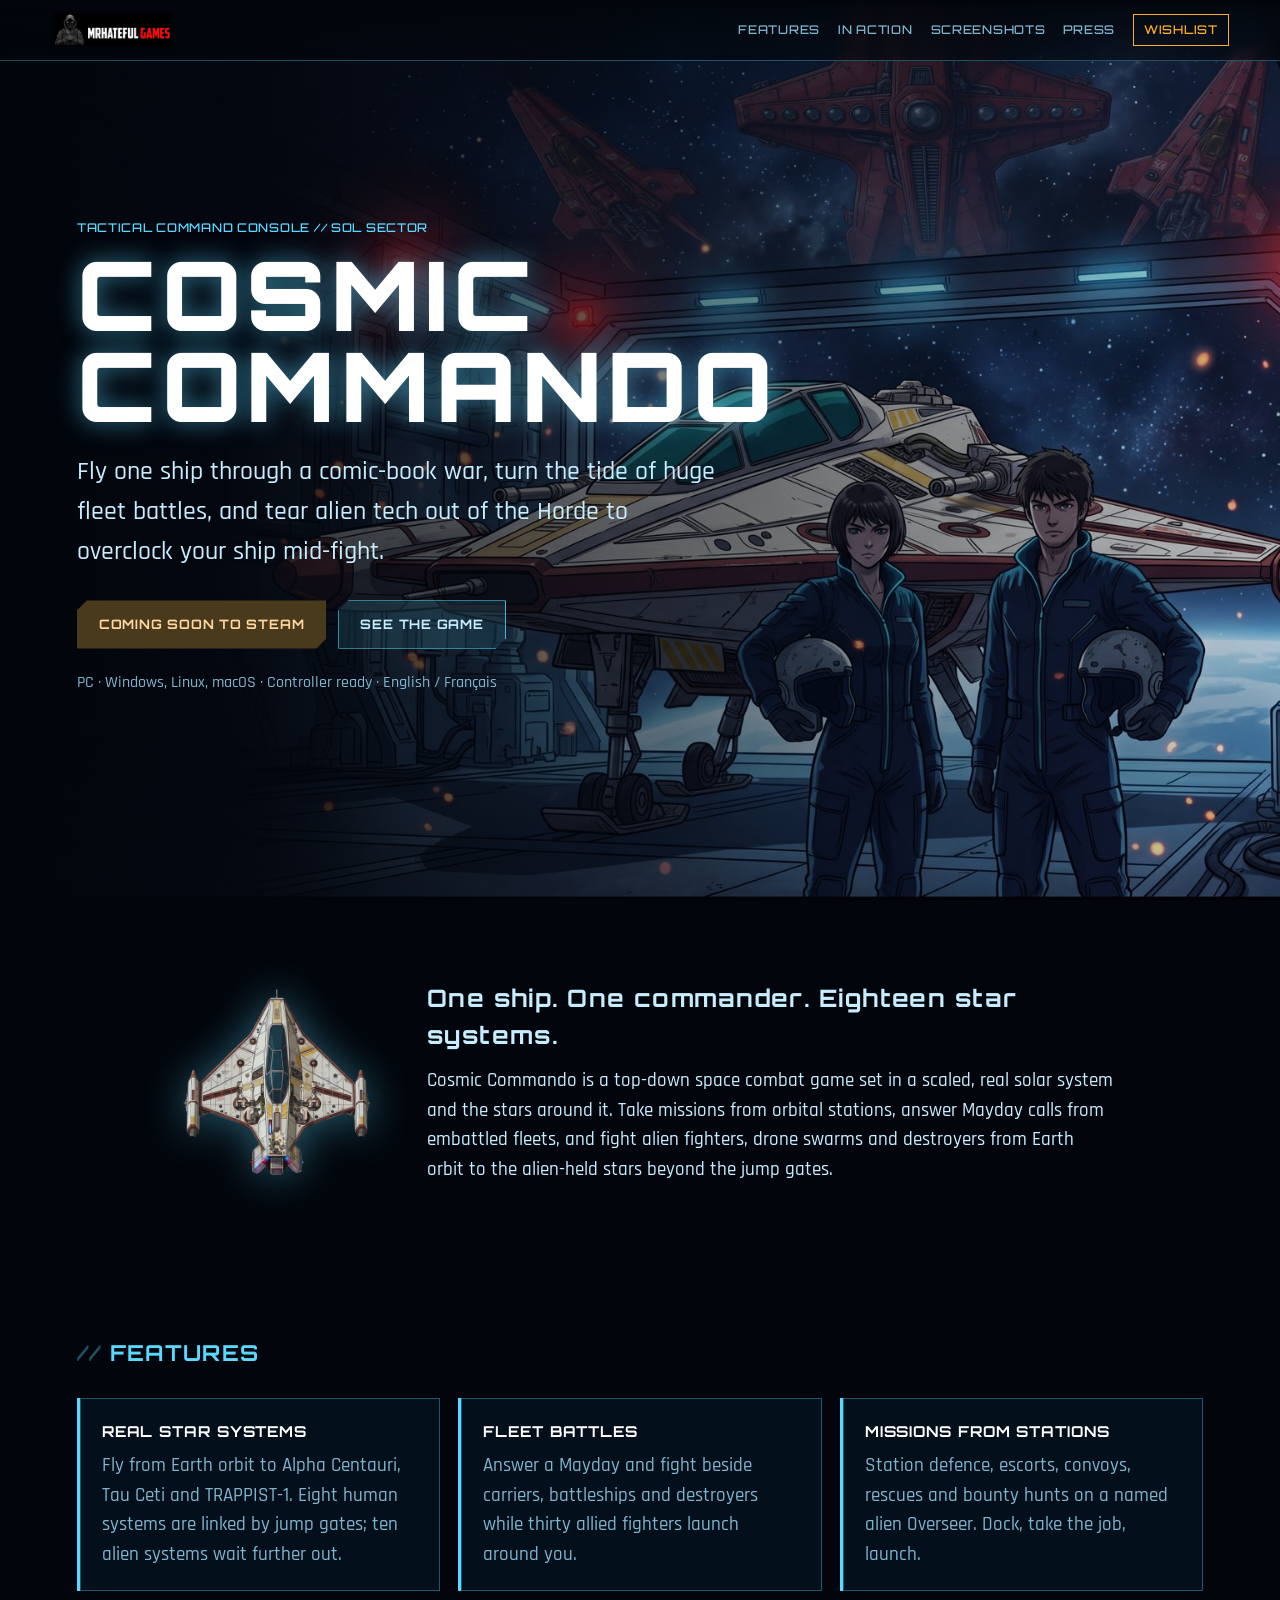
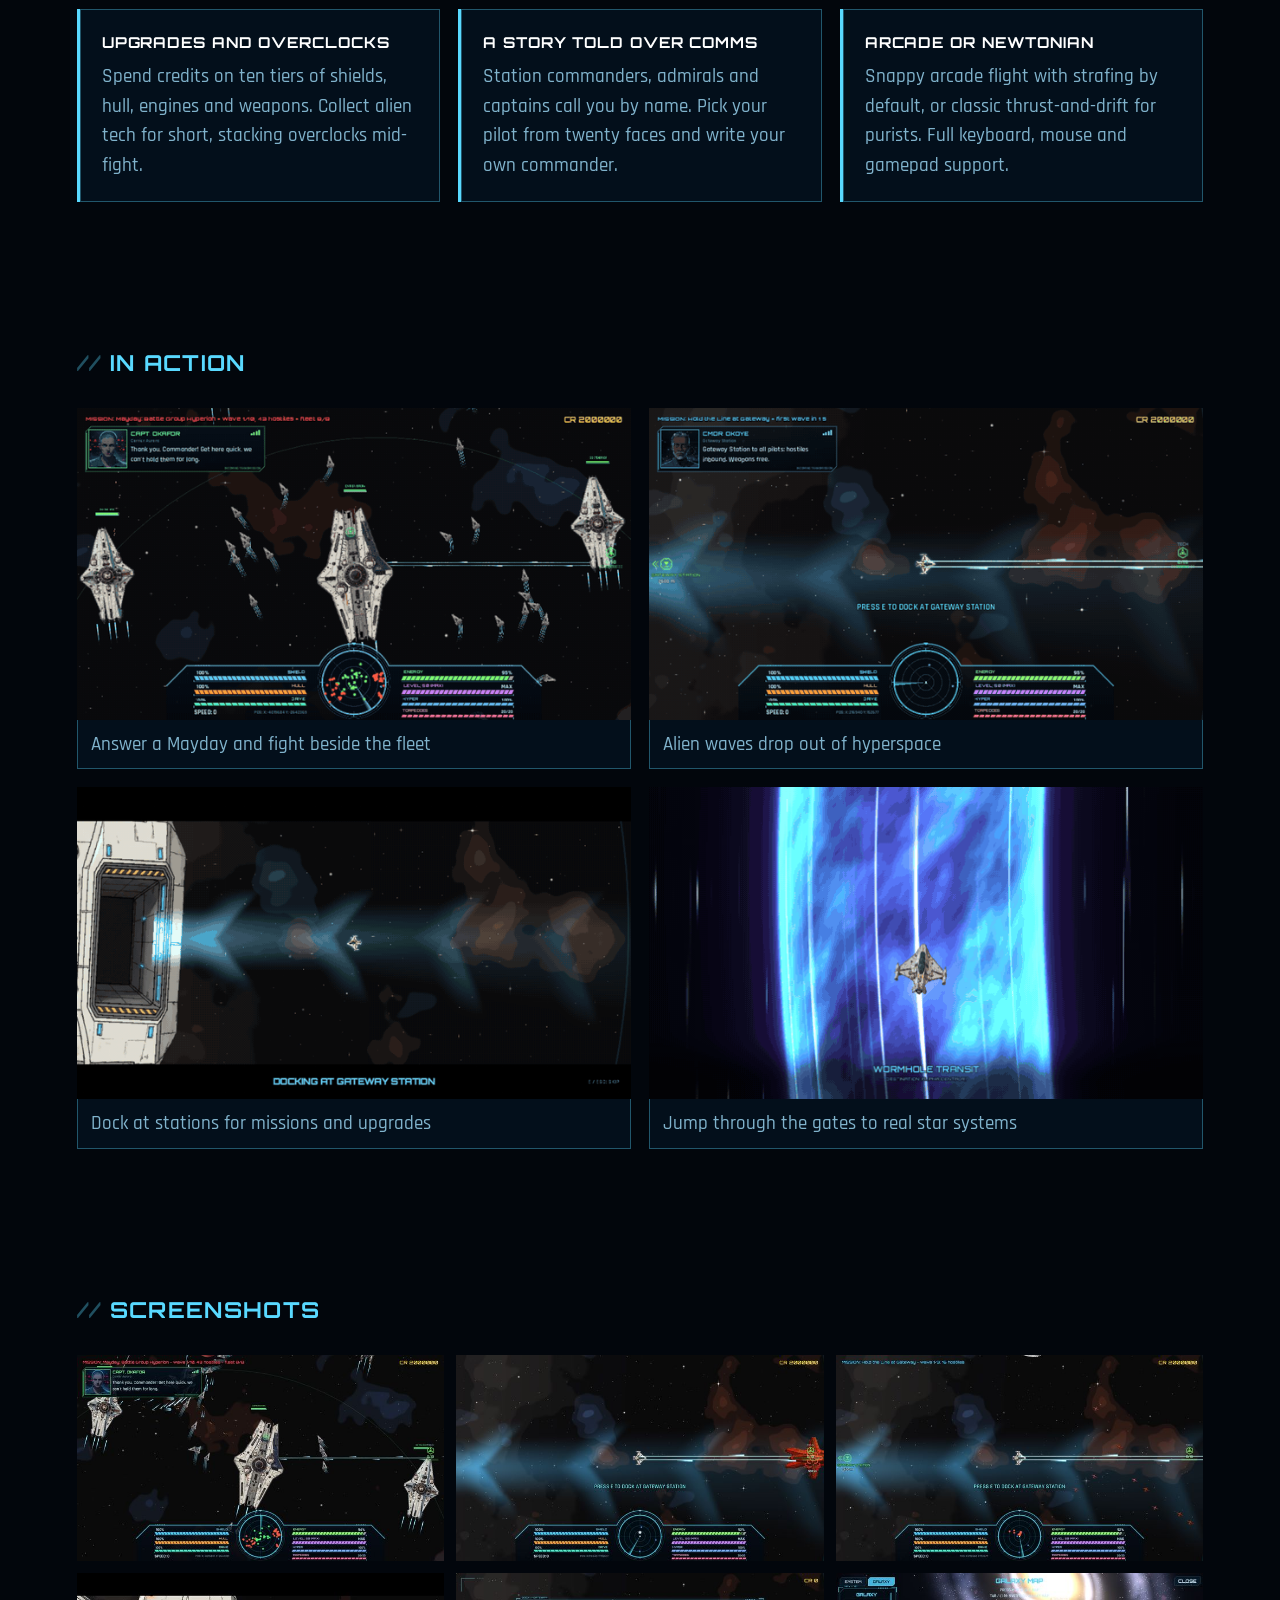
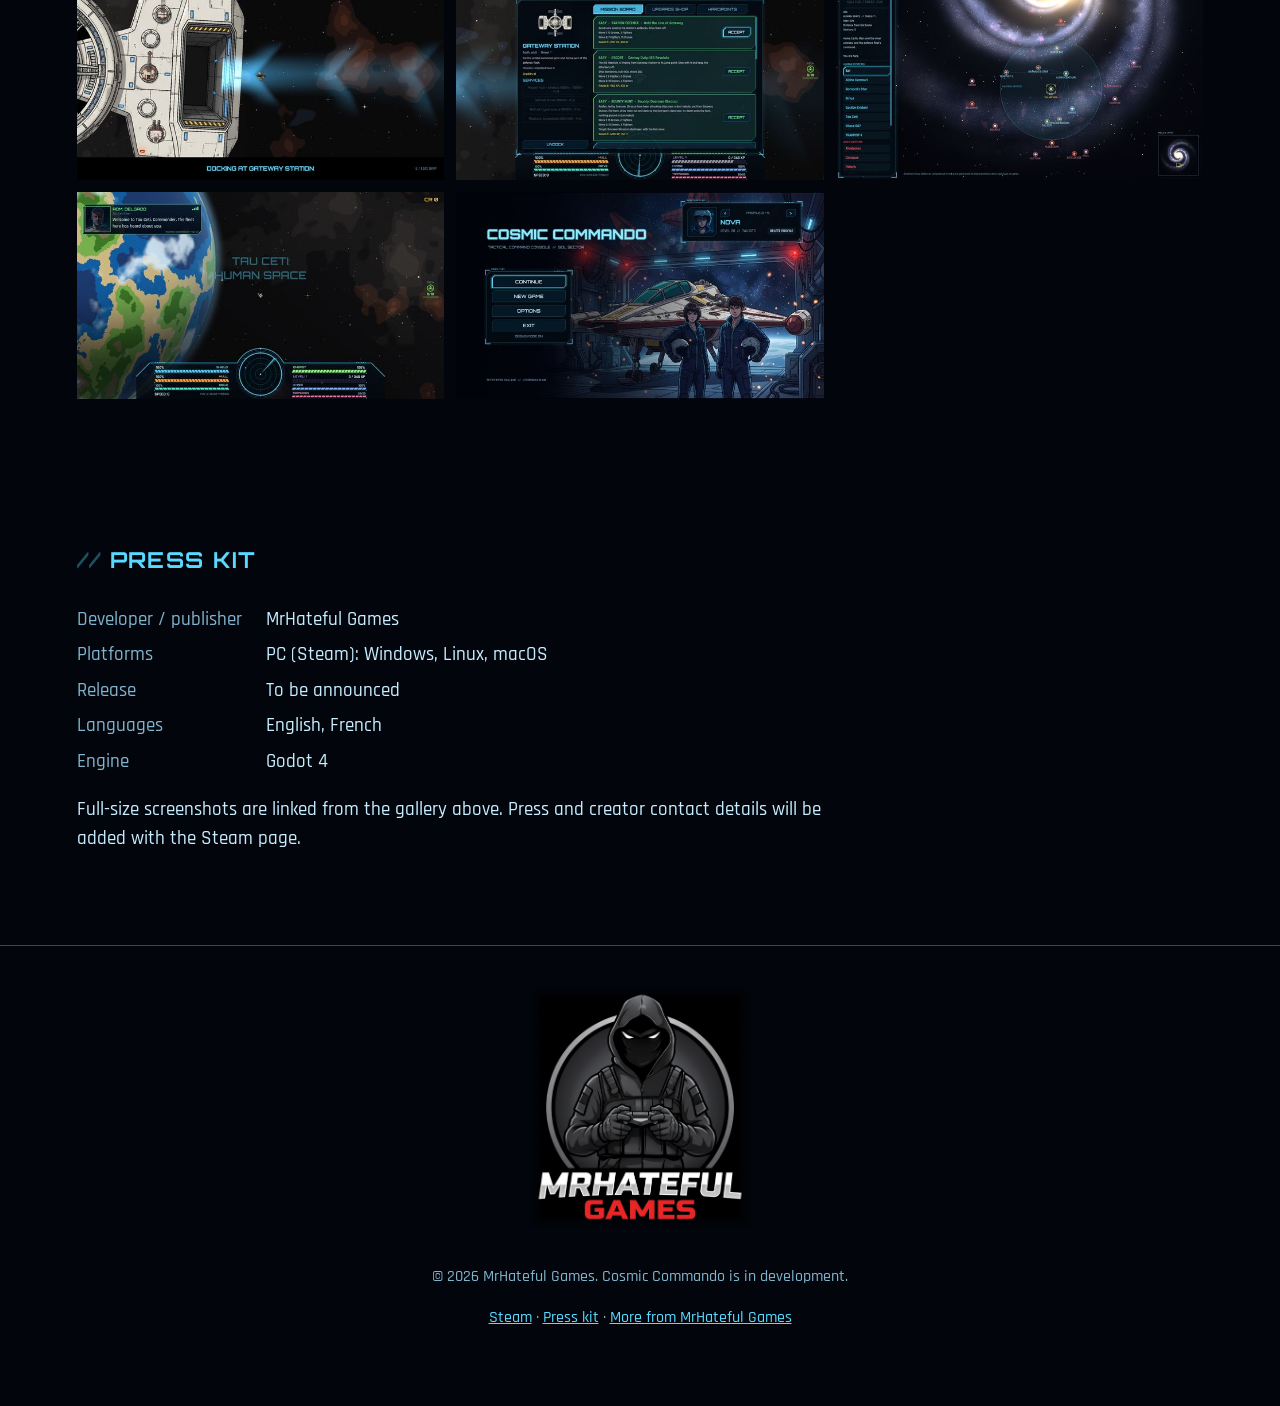
<file: index.html>
<!doctype html>
<html lang="en">
<head>
<meta charset="utf-8">
<meta name="viewport" content="width=device-width, initial-scale=1">
<title>Cosmic Commando | MrHateful Games</title>
<meta name="description" content="Cosmic Commando: a top-down space combat game set in the real solar system and the stars around it. One ship, one commander, humanity's last line.">
<meta property="og:title" content="Cosmic Commando">
<meta property="og:description" content="Defend humanity's real star systems in a single ship. Coming to Steam.">
<meta property="og:image" content="images/battle.jpg">
<meta property="og:type" content="website">
<link rel="icon" href="images/commander.png">
<link rel="preconnect" href="https://fonts.googleapis.com">
<link rel="preconnect" href="https://fonts.gstatic.com" crossorigin>
<link href="https://fonts.googleapis.com/css2?family=Orbitron:wght@500;700;900&family=Rajdhani:wght@500;600;700&display=swap" rel="stylesheet">
<link rel="stylesheet" href="style.css">
</head>
<body>

<header class="topbar">
  <a class="brand" href="#top" aria-label="MrHateful Games">
    <img class="brand-logo" src="images/mrhateful-games-wordmark.png" alt="MrHateful Games">
  </a>
  <nav>
    <a href="#features">Features</a>
    <a href="#action">In action</a>
    <a href="#screens">Screenshots</a>
    <a href="#press">Press</a>
    <a class="nav-steam steam-link" href="#wishlist">Wishlist</a>
  </nav>
</header>

<main id="top">
  <section class="hero" style="--hero: url('images/title_art.jpg')">
    <div class="hero-inner">
      <p class="eyebrow">Tactical command console // Sol sector</p>
      <h1>COSMIC<br>COMMANDO</h1>
      <p class="hook">Fly one ship through a comic-book war, turn the tide of huge fleet battles, and tear alien tech out of the Horde to overclock your ship mid-fight.</p>
      <div class="cta" id="wishlist">
        <a class="btn btn-primary steam-link" href="#" data-label-live="Wishlist on Steam" data-label-soon="Coming soon to Steam">Coming soon to Steam</a>
        <a class="btn btn-ghost" href="#screens">See the game</a>
      </div>
      <p class="platforms">PC &middot; Windows, Linux, macOS &middot; Controller ready &middot; English / Fran&ccedil;ais</p>
    </div>
  </section>

  <section class="intro">
    <img class="ship" src="images/commander.png" alt="The Commander, the player's ship">
    <div>
      <h2>One ship. One commander. Eighteen star systems.</h2>
      <p>Cosmic Commando is a top-down space combat game set in a scaled, real solar system and the stars around it. Take missions from orbital stations, answer Mayday calls from embattled fleets, and fight alien fighters, drone swarms and destroyers from Earth orbit to the alien-held stars beyond the jump gates.</p>
    </div>
  </section>

  <section id="features" class="features">
    <h2 class="section-title">Features</h2>
    <div class="grid">
      <article class="card">
        <h3>Real star systems</h3>
        <p>Fly from Earth orbit to Alpha Centauri, Tau Ceti and TRAPPIST-1. Eight human systems are linked by jump gates; ten alien systems wait further out.</p>
      </article>
      <article class="card">
        <h3>Fleet battles</h3>
        <p>Answer a Mayday and fight beside carriers, battleships and destroyers while thirty allied fighters launch around you.</p>
      </article>
      <article class="card">
        <h3>Missions from stations</h3>
        <p>Station defence, escorts, convoys, rescues and bounty hunts on a named alien Overseer. Dock, take the job, launch.</p>
      </article>
      <article class="card">
        <h3>Upgrades and overclocks</h3>
        <p>Spend credits on ten tiers of shields, hull, engines and weapons. Collect alien tech for short, stacking overclocks mid-fight.</p>
      </article>
      <article class="card">
        <h3>A story told over comms</h3>
        <p>Station commanders, admirals and captains call you by name. Pick your pilot from twenty faces and write your own commander.</p>
      </article>
      <article class="card">
        <h3>Arcade or Newtonian</h3>
        <p>Snappy arcade flight with strafing by default, or classic thrust-and-drift for purists. Full keyboard, mouse and gamepad support.</p>
      </article>
    </div>
  </section>

  <section id="action" class="action">
    <h2 class="section-title">In action</h2>
    <div class="clips">
      <figure><img src="images/clip_battle.gif" alt="A Mayday fleet battle" loading="lazy"><figcaption>Answer a Mayday and fight beside the fleet</figcaption></figure>
      <figure><img src="images/clip_wave.gif" alt="An alien wave warping in" loading="lazy"><figcaption>Alien waves drop out of hyperspace</figcaption></figure>
      <figure><img src="images/clip_dock.gif" alt="Docking at Gateway Station" loading="lazy"><figcaption>Dock at stations for missions and upgrades</figcaption></figure>
      <figure><img src="images/clip_gate.gif" alt="A wormhole jump to Alpha Centauri" loading="lazy"><figcaption>Jump through the gates to real star systems</figcaption></figure>
    </div>
  </section>

  <section id="screens" class="screens">
    <h2 class="section-title">Screenshots</h2>
    <div class="gallery">
      <a href="images/battle.jpg"><img src="images/battle_thumb.jpg" alt="A Mayday fleet battle with allied carriers and fighters" loading="lazy"></a>
      <a href="images/destroyer.jpg"><img src="images/destroyer_thumb.jpg" alt="Phasers locked on an alien destroyer" loading="lazy"></a>
      <a href="images/combat.jpg"><img src="images/combat_thumb.jpg" alt="Defending Gateway Station from an alien wave" loading="lazy"></a>
      <a href="images/dock.jpg"><img src="images/dock_thumb.jpg" alt="Docking at Gateway Station" loading="lazy"></a>
      <a href="images/station.jpg"><img src="images/station_thumb.jpg" alt="The station mission board" loading="lazy"></a>
      <a href="images/galaxy.jpg"><img src="images/galaxy_thumb.jpg" alt="The galaxy map" loading="lazy"></a>
      <a href="images/planet.jpg"><img src="images/planet_thumb.jpg" alt="Arriving at Tau Ceti" loading="lazy"></a>
      <a href="images/mainmenu.jpg"><img src="images/mainmenu_thumb.jpg" alt="The main menu over Earth" loading="lazy"></a>
    </div>
  </section>

  <section id="press" class="press">
    <h2 class="section-title">Press kit</h2>
    <dl class="facts">
      <dt>Developer / publisher</dt><dd>MrHateful Games</dd>
      <dt>Platforms</dt><dd>PC (Steam): Windows, Linux, macOS</dd>
      <dt>Release</dt><dd>To be announced</dd>
      <dt>Languages</dt><dd>English, French</dd>
      <dt>Engine</dt><dd>Godot 4</dd>
    </dl>
    <p>Full-size screenshots are linked from the gallery above. Press and creator contact details will be added with the Steam page.</p>
  </section>
</main>

<footer class="footer">
  <a href="https://mrhatefulgames.github.io/" title="MrHateful Games: all our games"><img class="footer-logo" src="images/mrhateful-games-logo.png" alt="MrHateful Games home"></a>
  <p>&copy; <span id="year">2026</span> MrHateful Games. Cosmic Commando is in development.</p>
  <p class="links"><a class="steam-link" href="#wishlist">Steam</a> &middot; <a href="#press">Press kit</a> &middot; <a href="https://mrhatefulgames.github.io/">More from MrHateful Games</a></p>
</footer>

<div class="lightbox" hidden><img alt=""></div>
<script src="site.js"></script>
</body>
</html>
</file>
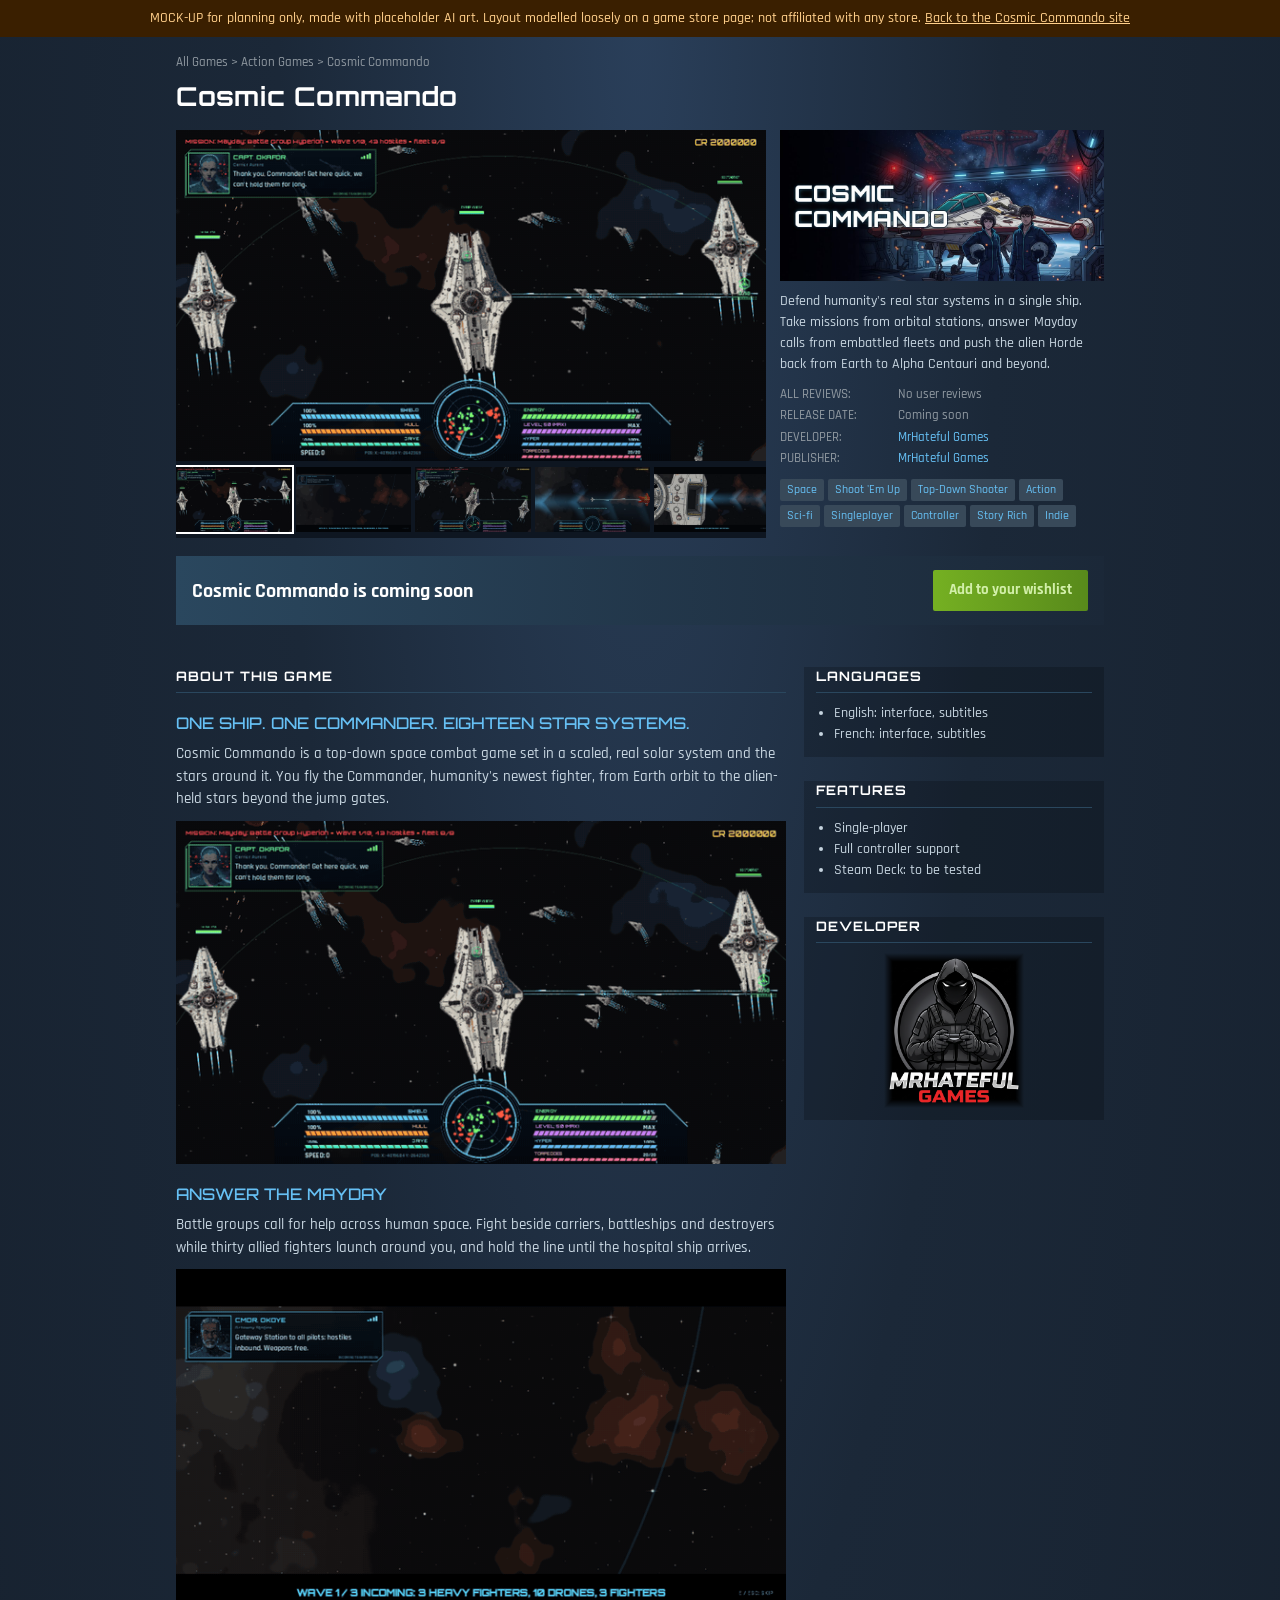
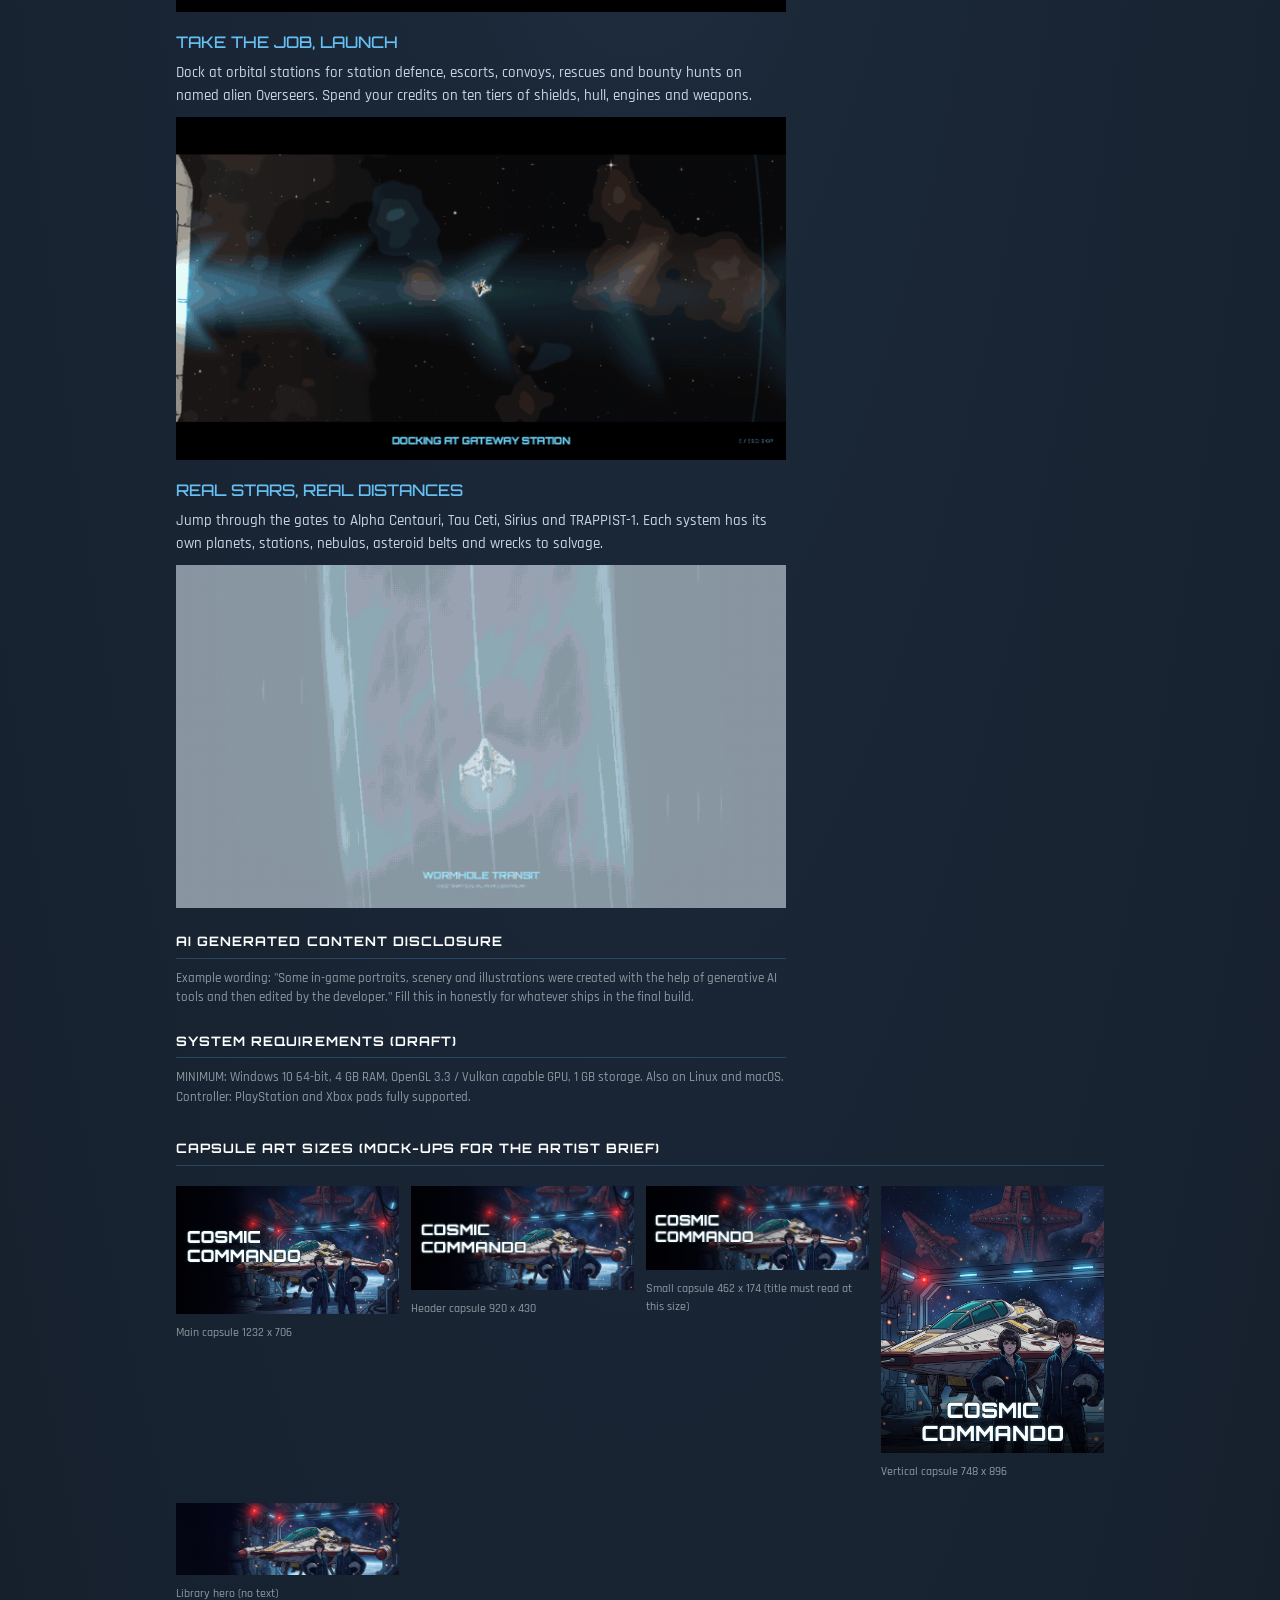
<file: store-mockup/index.html>
<!doctype html>
<html lang="en">
<head>
<meta charset="utf-8">
<meta name="viewport" content="width=device-width, initial-scale=1">
<meta name="robots" content="noindex">
<title>Cosmic Commando: store page mock-up</title>
<link href="https://fonts.googleapis.com/css2?family=Orbitron:wght@700;900&family=Rajdhani:wght@500;600;700&display=swap" rel="stylesheet">
<style>
  :root { --bg:#1b2838; --bg2:#16202d; --panel:#0e1621; --text:#c6d4df; --dim:#8f98a0; --link:#66c0f4; --green:#5c7e10; --tag:#384959; }
  * { box-sizing:border-box; }
  body { margin:0; background: radial-gradient(ellipse at top, #2a3f5a 0%, var(--bg) 40%, var(--bg2) 100%); color:var(--text); font:500 15px/1.5 "Rajdhani", Arial, sans-serif; }
  .note { background:#3a1f00; color:#ffcf8a; text-align:center; padding:8px 16px; font-size:14px; }
  .wrap { max-width:960px; margin:0 auto; padding:16px; }
  .crumbs { color:var(--dim); font-size:13px; }
  h1 { font-family:"Orbitron",sans-serif; font-weight:700; font-size:26px; color:#fff; margin:4px 0 14px; letter-spacing:.03em; }
  .top { display:grid; grid-template-columns: 1fr 324px; gap:14px; }
  .media { background:#000; min-width:0; }
  .top > *, .cols > * { min-width:0; }
  .media .main { width:100%; aspect-ratio:16/9; object-fit:cover; display:block; }
  .strip { display:flex; gap:4px; overflow-x:auto; padding:6px 0; background:var(--panel); }
  .strip img { height:65px; aspect-ratio:16/9; object-fit:cover; cursor:pointer; opacity:.75; }
  .strip img:hover, .strip img.on { opacity:1; outline:2px solid #fff; }
  .side img.cap { width:100%; display:block; }
  .side .desc { padding:10px 0; font-size:14px; }
  .meta { font-size:13px; color:var(--dim); display:grid; grid-template-columns:110px 1fr; gap:2px 8px; }
  .meta b { color:var(--link); font-weight:500; }
  .tags { display:flex; flex-wrap:wrap; gap:4px; margin-top:10px; }
  .tags span { background:var(--tag); color:var(--link); font-size:12px; padding:2px 7px; border-radius:2px; }
  .wish { margin:18px 0; background:linear-gradient(90deg,#2a475e,#1b2838); padding:14px 16px; display:flex; justify-content:space-between; align-items:center; gap:12px; flex-wrap:wrap; }
  .wish h2 { margin:0; font-size:20px; color:#fff; }
  .btn { background:linear-gradient(90deg,#75b022,#588a1b); color:#d2efa9; padding:9px 16px; border-radius:2px; text-decoration:none; font-weight:700; }
  .cols { display:grid; grid-template-columns: 1fr 300px; gap:18px; }
  .about h3, .box h3 { font-family:"Orbitron",sans-serif; font-size:13px; color:#fff; text-transform:uppercase; letter-spacing:.08em; border-bottom:1px solid #2a475e; padding-bottom:6px; margin:24px 0 10px; }
  .about img { width:100%; display:block; margin:10px 0; }
  .about p { margin:8px 0; }
  .about .big { font-family:"Orbitron",sans-serif; color:#66c0f4; font-size:16px; margin-top:18px; }
  .box { background:rgba(0,0,0,.2); padding:0 12px 12px; margin-bottom:12px; font-size:14px; }
  .box ul { margin:0; padding-left:18px; }
  .ai { font-size:13px; color:var(--dim); }
  .caps { display:grid; grid-template-columns: repeat(auto-fit,minmax(200px,1fr)); gap:12px; }
  .caps figure { margin:0; } .caps img { width:100%; display:block; } .caps figcaption { font-size:12px; color:var(--dim); }
  @media (max-width:800px) { .top, .cols { grid-template-columns:1fr; } }
</style>
</head>
<body>
<div class="note">MOCK-UP for planning only, made with placeholder AI art. Layout modelled loosely on a game store page; not affiliated with any store. <a href="../" style="color:#ffcf8a">Back to the Cosmic Commando site</a></div>
<div class="wrap">
  <div class="crumbs">All Games &gt; Action Games &gt; Cosmic Commando</div>
  <h1>Cosmic Commando</h1>

  <div class="top">
    <div class="media">
      <img class="main" id="main" src="../images/clip_battle.gif" alt="">
      <div class="strip" id="strip">
        <img class="on" src="../images/clip_battle.gif" alt="">
        <img src="../images/clip_wave.gif" alt="">
        <img src="../images/battle_thumb.jpg" data-full="../images/battle.jpg" alt="">
        <img src="../images/destroyer_thumb.jpg" data-full="../images/destroyer.jpg" alt="">
        <img src="../images/dock_thumb.jpg" data-full="../images/dock.jpg" alt="">
        <img src="../images/station_thumb.jpg" data-full="../images/station.jpg" alt="">
        <img src="../images/galaxy_thumb.jpg" data-full="../images/galaxy.jpg" alt="">
        <img src="../images/planet_thumb.jpg" data-full="../images/planet.jpg" alt="">
        <img src="../images/mainmenu_thumb.jpg" data-full="../images/mainmenu.jpg" alt="">
      </div>
    </div>
    <div class="side">
      <img class="cap" src="img/header_920x430.jpg" alt="Header capsule">
      <div class="desc">Defend humanity's real star systems in a single ship. Take missions from orbital stations, answer Mayday calls from embattled fleets and push the alien Horde back from Earth to Alpha Centauri and beyond.</div>
      <div class="meta">
        <span>ALL REVIEWS:</span><span>No user reviews</span>
        <span>RELEASE DATE:</span><span>Coming soon</span>
        <span>DEVELOPER:</span><b>MrHateful Games</b>
        <span>PUBLISHER:</span><b>MrHateful Games</b>
      </div>
      <div class="tags"><span>Space</span><span>Shoot 'Em Up</span><span>Top-Down Shooter</span><span>Action</span><span>Sci-fi</span><span>Singleplayer</span><span>Controller</span><span>Story Rich</span><span>Indie</span></div>
    </div>
  </div>

  <div class="wish"><h2>Cosmic Commando is coming soon</h2><a class="btn" href="#">Add to your wishlist</a></div>

  <div class="cols">
    <div class="about">
      <h3>About this game</h3>
      <p class="big">ONE SHIP. ONE COMMANDER. EIGHTEEN STAR SYSTEMS.</p>
      <p>Cosmic Commando is a top-down space combat game set in a scaled, real solar system and the stars around it. You fly the Commander, humanity's newest fighter, from Earth orbit to the alien-held stars beyond the jump gates.</p>
      <img src="../images/clip_battle.gif" alt="">
      <p class="big">ANSWER THE MAYDAY</p>
      <p>Battle groups call for help across human space. Fight beside carriers, battleships and destroyers while thirty allied fighters launch around you, and hold the line until the hospital ship arrives.</p>
      <img src="../images/clip_wave.gif" alt="">
      <p class="big">TAKE THE JOB, LAUNCH</p>
      <p>Dock at orbital stations for station defence, escorts, convoys, rescues and bounty hunts on named alien Overseers. Spend your credits on ten tiers of shields, hull, engines and weapons.</p>
      <img src="../images/clip_dock.gif" alt="">
      <p class="big">REAL STARS, REAL DISTANCES</p>
      <p>Jump through the gates to Alpha Centauri, Tau Ceti, Sirius and TRAPPIST-1. Each system has its own planets, stations, nebulas, asteroid belts and wrecks to salvage.</p>
      <img src="../images/clip_gate.gif" alt="">
      <h3>AI generated content disclosure</h3>
      <p class="ai">Example wording: "Some in-game portraits, scenery and illustrations were created with the help of generative AI tools and then edited by the developer." Fill this in honestly for whatever ships in the final build.</p>
      <h3>System requirements (draft)</h3>
      <p class="ai">MINIMUM: Windows 10 64-bit, 4 GB RAM, OpenGL 3.3 / Vulkan capable GPU, 1 GB storage. Also on Linux and macOS. Controller: PlayStation and Xbox pads fully supported.</p>
    </div>
    <div>
      <div class="box"><h3>Languages</h3><ul><li>English: interface, subtitles</li><li>French: interface, subtitles</li></ul></div>
      <div class="box"><h3>Features</h3><ul><li>Single-player</li><li>Full controller support</li><li>Steam Deck: to be tested</li></ul></div>
      <div class="box"><h3>Developer</h3><img src="../images/mrhateful-games-logo.png" alt="MrHateful Games" style="width:140px;display:block;margin:auto"></div>
    </div>
  </div>

  <div class="about">
    <h3>Capsule art sizes (mock-ups for the artist brief)</h3>
    <div class="caps">
      <figure><img src="img/main_1232x706.jpg" alt=""><figcaption>Main capsule 1232 x 706</figcaption></figure>
      <figure><img src="img/header_920x430.jpg" alt=""><figcaption>Header capsule 920 x 430</figcaption></figure>
      <figure><img src="img/small_462x174.jpg" alt=""><figcaption>Small capsule 462 x 174 (title must read at this size)</figcaption></figure>
      <figure><img src="img/vertical_748x896.jpg" alt=""><figcaption>Vertical capsule 748 x 896</figcaption></figure>
      <figure><img src="img/library_hero_1920x620.jpg" alt=""><figcaption>Library hero (no text)</figcaption></figure>
    </div>
  </div>
</div>
<script>
  const main=document.getElementById('main');
  document.querySelectorAll('#strip img').forEach(t=>t.addEventListener('click',()=>{
    document.querySelectorAll('#strip img').forEach(x=>x.classList.remove('on')); t.classList.add('on');
    main.src=t.dataset.full||t.src; }));
</script>
</body>
</html>
</file>
<file: style.css>
/* Cosmic Commando site: colours and fonts follow the game's HUD (hud_style.gd). */
:root {
  --bg: #02060c;
  --panel: rgba(5, 18, 31, 0.78);
  --frame: #59d9ff;
  --frame-dim: rgba(89, 217, 255, 0.35);
  --text: #c7edff;
  --text-dim: #80b3cc;
  --amber: #ffad26;
  --red: #ff4033;
  --gutter: 16px;
}
* { box-sizing: border-box; }
html { scroll-behavior: smooth; }
body {
  margin: 0;
  background: var(--bg);
  color: var(--text);
  font: 500 19px/1.55 "Rajdhani", system-ui, sans-serif;
}
a { color: var(--frame); }
h1, h2, h3, .brand-name, .btn, nav a, .eyebrow { font-family: "Orbitron", sans-serif; letter-spacing: 0.06em; }

.topbar {
  position: fixed; inset: 0 0 auto 0; z-index: 10;
  display: flex; align-items: center; justify-content: space-between; gap: 12px;
  padding: 10px max(var(--gutter), 4vw);
  background: linear-gradient(rgba(2, 6, 12, 0.92), rgba(2, 6, 12, 0.6));
  border-bottom: 1px solid var(--frame-dim);
  backdrop-filter: blur(6px);
}
.brand { display: flex; align-items: center; gap: 10px; text-decoration: none; color: var(--text); }
.brand-logo { height: 40px; width: auto; display: block; }
.brand-name { font-size: 15px; font-weight: 700; }
.brand-name b { color: var(--red); }
nav { display: flex; gap: 18px; align-items: center; }
nav a { font-size: 12px; text-decoration: none; color: var(--text-dim); text-transform: uppercase; }
nav a:hover { color: var(--text); }
.nav-steam { color: var(--amber) !important; border: 1px solid var(--amber); padding: 6px 10px; }

.hero {
  min-height: 100vh; display: flex; align-items: center;
  padding: 90px max(var(--gutter), 6vw) 60px;
  background:
    linear-gradient(90deg, rgba(2, 6, 12, 0.94) 0%, rgba(2, 6, 12, 0.6) 45%, rgba(2, 6, 12, 0.15) 100%),
    var(--hero) center / cover no-repeat;
}
.hero-inner { max-width: 640px; }
.eyebrow { color: var(--frame); font-size: 12px; text-transform: uppercase; margin: 0 0 12px; }
h1 {
  font-size: clamp(44px, 8vw, 96px); line-height: 0.95; margin: 0 0 20px; font-weight: 900;
  color: #fff; text-shadow: 0 0 24px rgba(89, 217, 255, 0.55);
}
.hook { font-size: clamp(20px, 2.4vw, 26px); margin: 0 0 28px; }
.cta { display: flex; flex-wrap: wrap; gap: 12px; }
.btn {
  display: inline-block; padding: 14px 22px; font-size: 13px; font-weight: 700; text-transform: uppercase;
  text-decoration: none; clip-path: polygon(10px 0, 100% 0, 100% calc(100% - 10px), calc(100% - 10px) 100%, 0 100%, 0 10px);
}
.btn-primary { background: var(--amber); color: #120800; }
.btn-primary.soon { background: #4a3a1c; color: #ffd9a0; cursor: default; }
.btn-ghost { background: rgba(89, 217, 255, 0.12); color: var(--text); box-shadow: inset 0 0 0 1px var(--frame); }
.platforms { color: var(--text-dim); font-size: 16px; margin-top: 22px; }

section { padding: 72px max(var(--gutter), 6vw); }
.section-title { font-size: 22px; text-transform: uppercase; color: var(--frame); margin: 0 0 28px; }
.section-title::before { content: "// "; color: var(--frame-dim); }

.intro { display: grid; grid-template-columns: 220px 1fr; gap: 40px; align-items: center; max-width: 1100px; margin: 0 auto; }
.intro h2 { font-size: 24px; margin: 0 0 12px; }
.intro p { margin: 0; color: var(--text); }
.ship { width: 100%; filter: drop-shadow(0 0 20px rgba(89, 217, 255, 0.4)); }

.grid { display: grid; grid-template-columns: repeat(3, 1fr); gap: 18px; }
@media (max-width: 1000px) { .grid { grid-template-columns: repeat(2, 1fr); } }
@media (max-width: 640px) { .grid { grid-template-columns: 1fr; } }
.card {
  background: var(--panel); padding: 22px; border-left: 3px solid var(--frame);
  box-shadow: inset 0 0 0 1px var(--frame-dim);
}
.card h3 { font-size: 15px; margin: 0 0 8px; color: #fff; text-transform: uppercase; }
.card p { margin: 0; color: var(--text-dim); }

.gallery { display: grid; grid-template-columns: repeat(auto-fill, minmax(300px, 1fr)); gap: 12px; }
.gallery a { display: block; box-shadow: inset 0 0 0 1px var(--frame-dim); }
.gallery img { width: 100%; height: auto; display: block; aspect-ratio: 16 / 9; object-fit: cover; transition: transform 0.2s; }
.gallery a:hover img { transform: scale(1.02); }

.clips { display: grid; grid-template-columns: repeat(2, 1fr); gap: 18px; }
.clips figure { margin: 0; background: var(--panel); box-shadow: inset 0 0 0 1px var(--frame-dim); }
.clips img { width: 100%; height: auto; display: block; aspect-ratio: 16 / 9; object-fit: cover; }
.clips figcaption { padding: 10px 14px; color: var(--text-dim); }
@media (max-width: 720px) { .clips { grid-template-columns: 1fr; } }

.press { max-width: 900px; }
.facts { display: grid; grid-template-columns: max-content 1fr; gap: 6px 24px; margin: 0 0 18px; }
.facts dt { color: var(--text-dim); }
.facts dd { margin: 0; }

.footer { text-align: center; padding: 40px var(--gutter) 60px; border-top: 1px solid var(--frame-dim); color: var(--text-dim); font-size: 16px; }
.footer-logo { width: min(220px, 60vw); height: auto; margin-bottom: 12px; transition: transform 0.2s; }
a:hover .footer-logo { transform: scale(1.05); }

.lightbox { position: fixed; inset: 0; z-index: 20; background: rgba(0, 0, 0, 0.9); display: flex; align-items: center; justify-content: center; padding: var(--gutter); cursor: zoom-out; }
.lightbox[hidden] { display: none; }
.lightbox img { max-width: 100%; max-height: 100%; }

@media (max-width: 720px) {
  nav a:not(.nav-steam) { display: none; }
  .intro { grid-template-columns: 1fr; text-align: center; }
  .ship { width: 160px; margin: 0 auto; }
  .hero { background:
    linear-gradient(rgba(2, 6, 12, 0.7), rgba(2, 6, 12, 0.9)),
    var(--hero) center / cover no-repeat; }
  .gallery { grid-template-columns: 1fr; }
}
</file>
